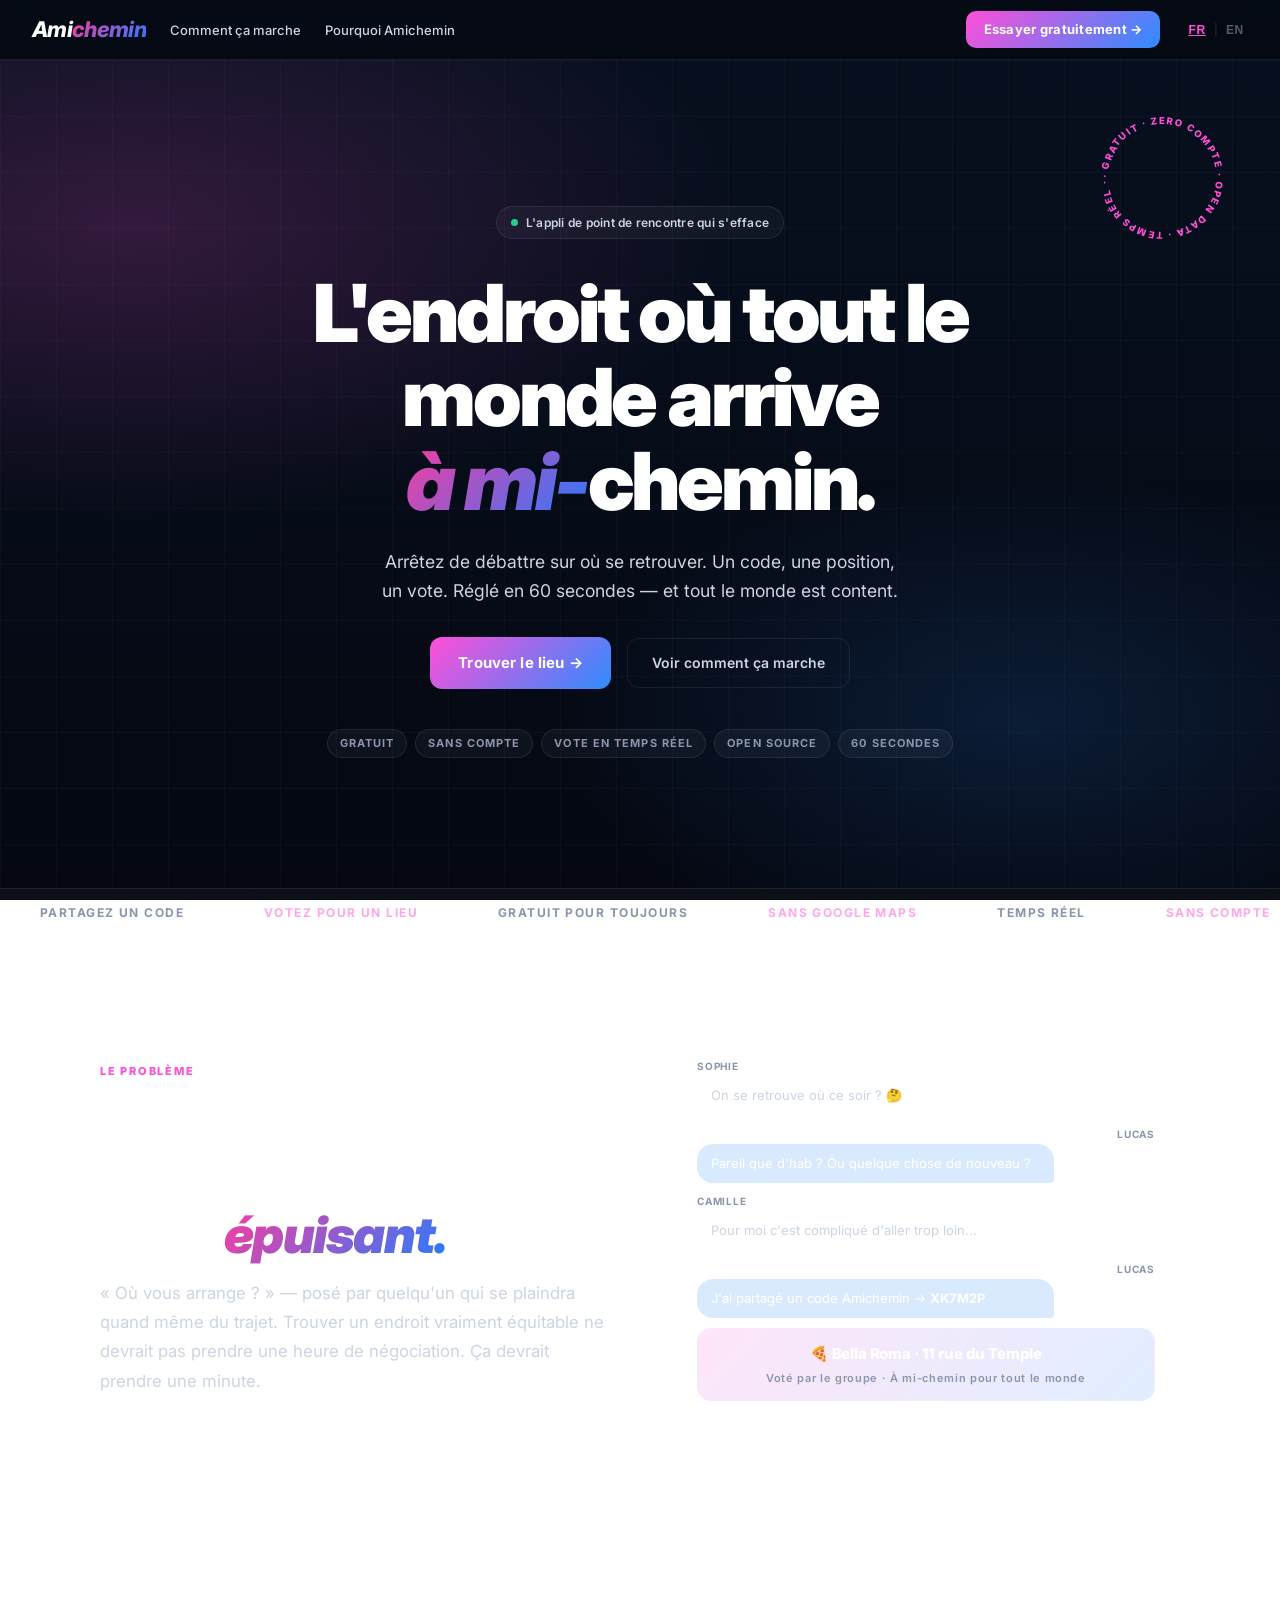
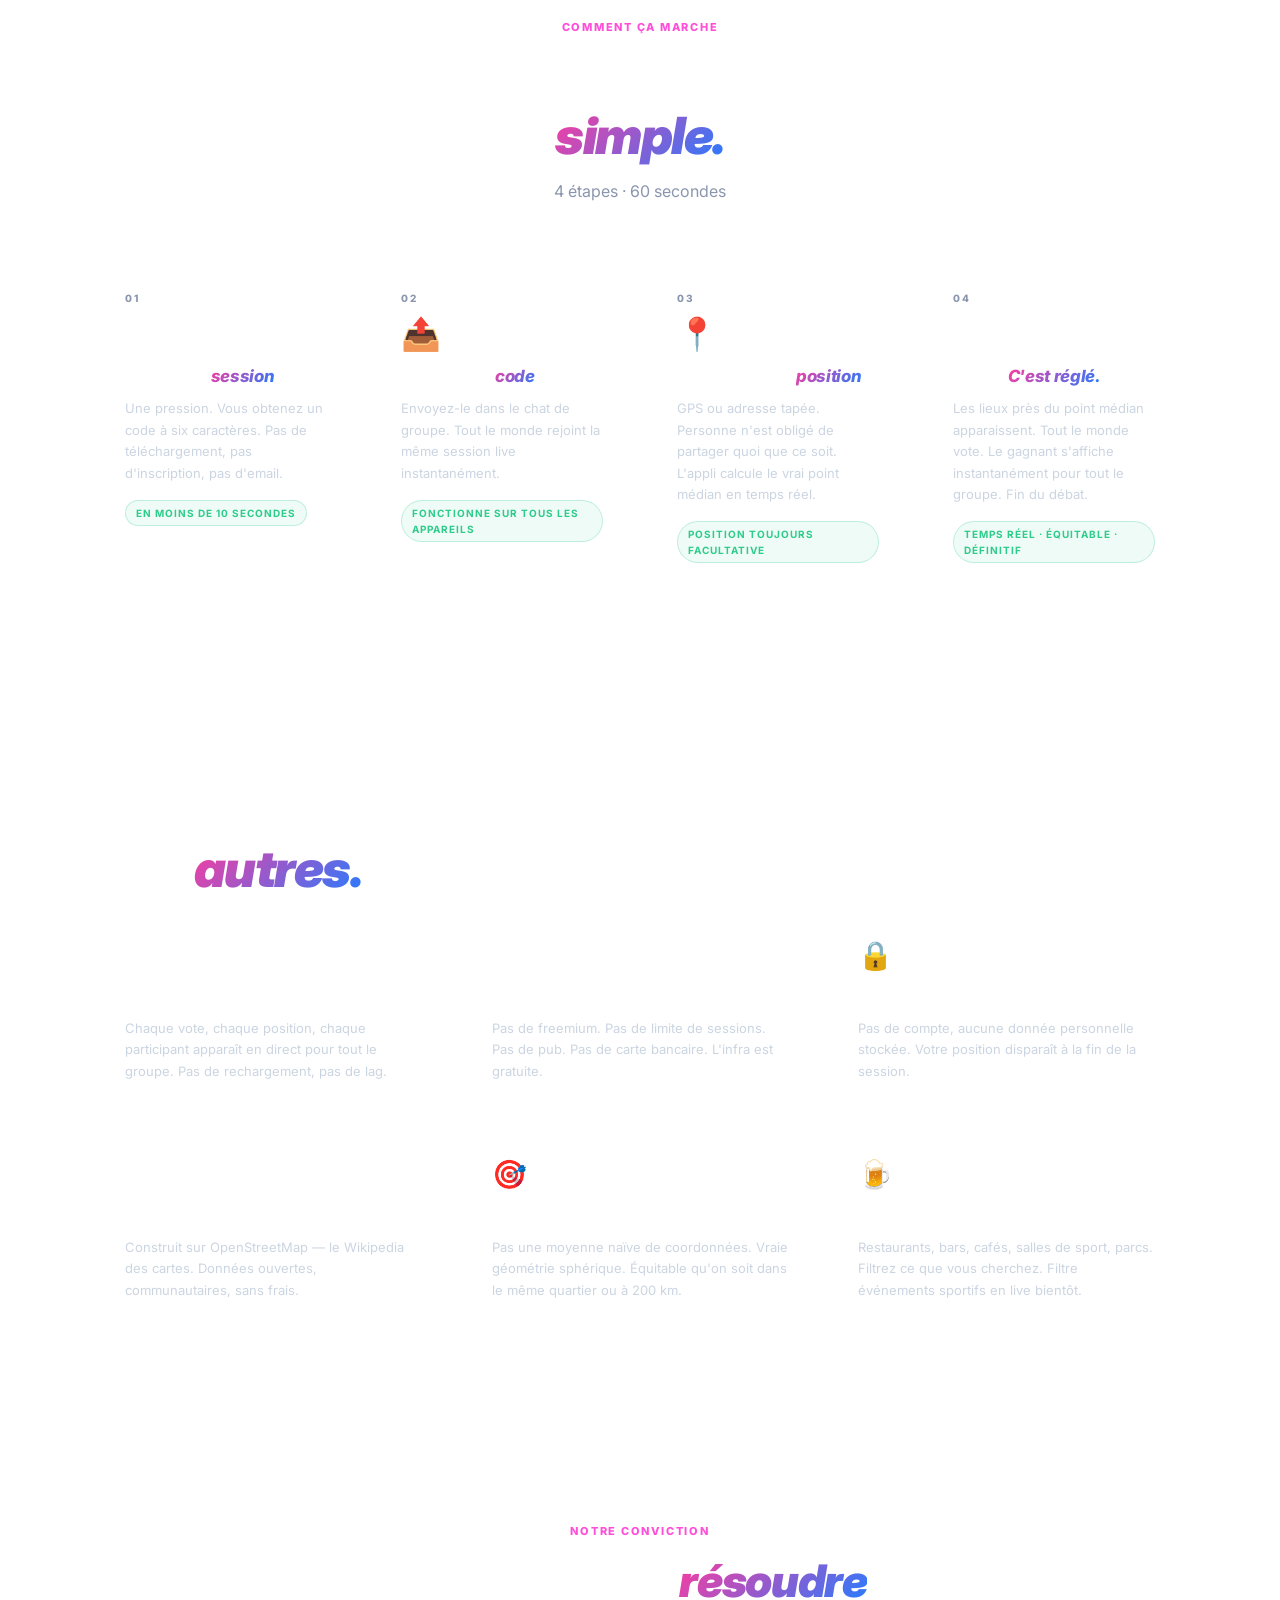
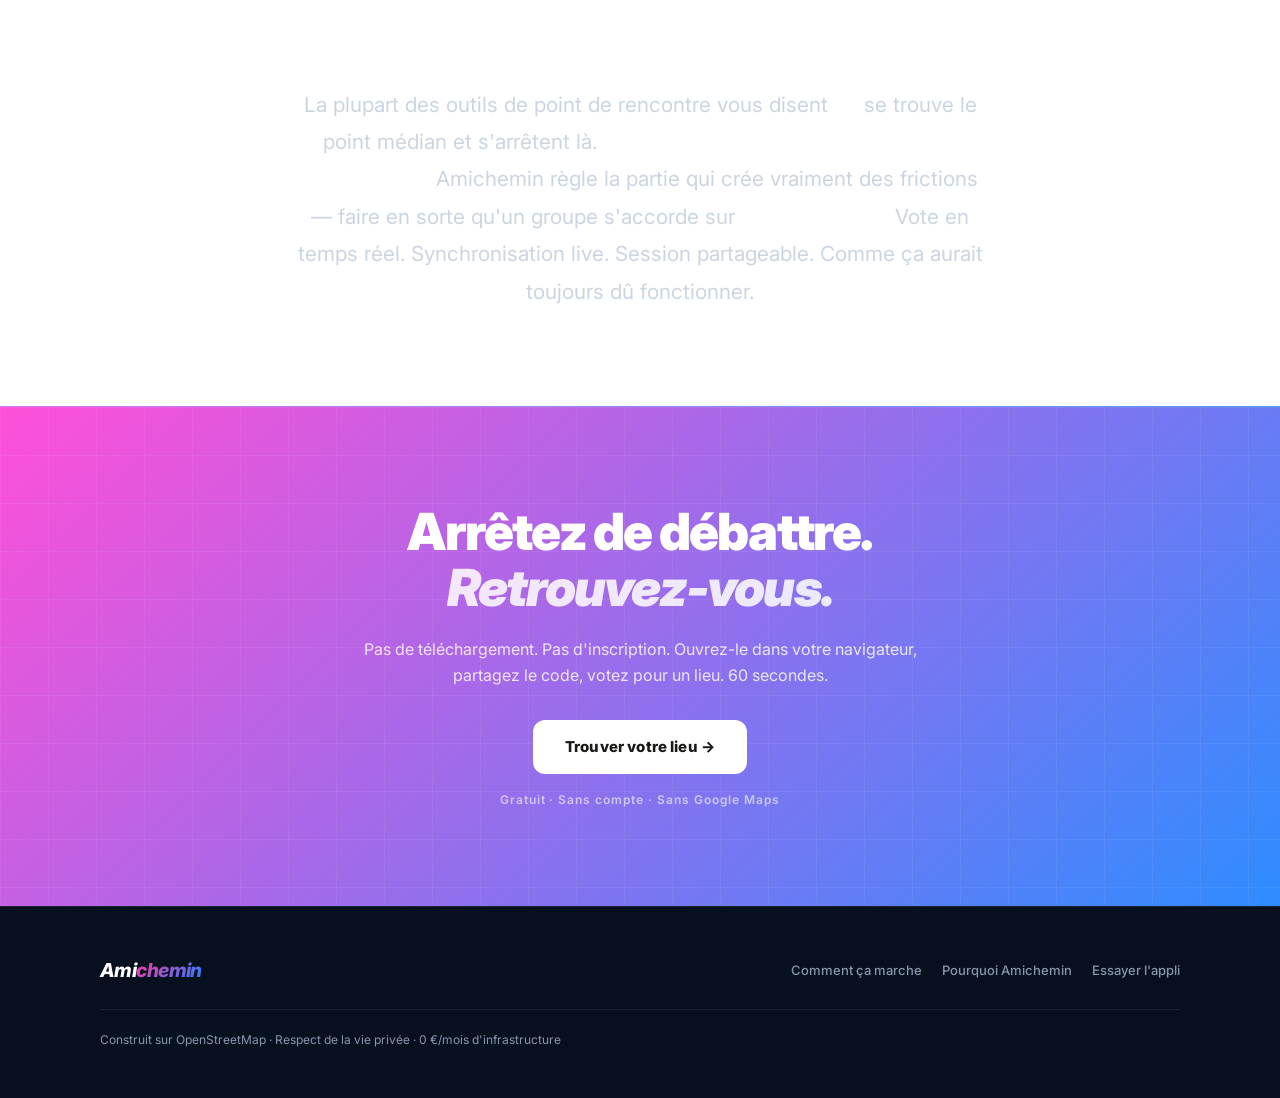
<file: landing.html>
<!DOCTYPE html>
<html lang="fr">
<head>
  <meta charset="UTF-8" />
  <meta name="viewport" content="width=device-width, initial-scale=1.0" />
  <title>Amichemin — Trouvez l'endroit où tout le monde arrive à mi-chemin</title>
  <meta name="description" content="Arrêtez de débattre sur où se retrouver. Un code, une position, un vote. Réglé en 60 secondes." />

  <link rel="alternate" hreflang="fr" href="https://amichemin.app/" />
  <link rel="alternate" hreflang="en" href="https://amichemin.app/" />
  <link rel="alternate" hreflang="x-default" href="https://amichemin.app/" />

  <meta property="og:type" content="website" />
  <meta property="og:url" content="https://amichemin.app/" />
  <meta property="og:title" content="Amichemin — Trouvez l'endroit où tout le monde arrive à mi-chemin" />
  <meta property="og:description" content="Arrêtez de débattre sur où se retrouver. Un code, une position, un vote. Réglé en 60 secondes." />
  <meta property="og:locale" content="fr_FR" />
  <meta name="twitter:card" content="summary" />
  <meta name="twitter:title" content="Amichemin" />
  <meta name="twitter:description" content="Arrêtez de débattre sur où se retrouver. Réglé en 60 secondes." />

  <link rel="icon" href="data:image/svg+xml,<svg xmlns='http://www.w3.org/2000/svg' viewBox='0 0 100 100'><text y='.9em' font-size='90'>📍</text></svg>" />

  <link rel="preconnect" href="https://fonts.googleapis.com" />
  <link rel="preconnect" href="https://fonts.gstatic.com" crossorigin />
  <link href="https://fonts.googleapis.com/css2?family=Inter:ital,wght@0,400;0,500;0,700;0,800;0,900;1,700;1,800&display=swap" rel="stylesheet" />

  <style>
    /* ── Reset & tokens ───────────────────────────────────────────── */
    *, *::before, *::after { box-sizing: border-box; margin: 0; padding: 0; }

    :root {
      --bg-base:        #050812;
      --bg-deep:        #07101f;
      --surface-1:      rgba(255,255,255,0.04);
      --surface-2:      rgba(255,255,255,0.07);

      --ink:            #ffffff;
      --text-primary:   #ffffff;
      --text-secondary: #cbd5e1;
      --muted:          #8a96ad;
      --accent:         #ff4fd8;
      --accent2:        #2e8cff;
      --accent-go:      #2ecc8b;

      --gradient-meet:   linear-gradient(135deg,#ff3b9d 0%,#247cff 100%);
      --gradient-action: linear-gradient(135deg,#ff4fd8 0%,#2e8cff 100%);

      --border:         rgba(255,255,255,0.08);
      --border-strong:  rgba(255,255,255,0.18);
      --card:           rgba(255,255,255,0.04);

      --sans:  'Inter', system-ui, sans-serif;
      --mono:  ui-monospace, 'SF Mono', Menlo, Consolas, monospace;
      --ease:  cubic-bezier(0.22, 1, 0.36, 1);

      font-family: var(--sans);
    }

    html { scroll-behavior: smooth; }

    body {
      font-family: var(--sans);
      background: linear-gradient(180deg, var(--bg-deep) 0%, var(--bg-base) 100%);
      background-attachment: fixed;
      color: var(--text-primary);
      font-size: 15px;
      line-height: 1.6;
      -webkit-font-smoothing: antialiased;
      -webkit-tap-highlight-color: transparent;
    }

    /* ── Grid background utility ──────────────────────────────────── */
    .grid-bg {
      background-image:
        linear-gradient(rgba(255,255,255,0.03) 1px, transparent 1px),
        linear-gradient(90deg, rgba(255,255,255,0.03) 1px, transparent 1px);
      background-size: 48px 48px;
    }

    /* ── NAV ──────────────────────────────────────────────────────── */
    .nav {
      position: sticky;
      top: 0;
      z-index: 200;
      display: flex;
      align-items: center;
      gap: 1.5rem;
      padding: 0 2rem;
      height: 60px;
      background: rgba(5,8,18,0.75);
      border-bottom: 1px solid var(--border);
      backdrop-filter: blur(16px);
      -webkit-backdrop-filter: blur(16px);
    }

    .nav-logo {
      font-size: 1.35rem;
      font-weight: 800;
      font-style: italic;
      letter-spacing: -0.03em;
      color: var(--ink);
      text-decoration: none;
    }
    .nav-logo em {
      font-style: italic;
      background: var(--gradient-meet);
      -webkit-background-clip: text;
      background-clip: text;
      color: transparent;
    }

    .nav-links {
      display: flex;
      align-items: center;
      gap: 1.5rem;
      list-style: none;
    }
    .nav-links a {
      font-size: 13px;
      font-weight: 500;
      color: var(--text-secondary);
      text-decoration: none;
      transition: color 0.15s;
    }
    .nav-links a:hover { color: var(--ink); }

    .nav-spacer { flex: 1; }

    .nav-cta {
      display: inline-flex;
      align-items: center;
      padding: 8px 18px;
      background: var(--gradient-action);
      color: white;
      font-size: 13px;
      font-weight: 700;
      text-decoration: none;
      border-radius: 10px;
      letter-spacing: 0.02em;
      transition: filter 0.15s;
      white-space: nowrap;
    }
    .nav-cta:hover { filter: brightness(1.1); }

    /* Lang switcher */
    .lang-switcher {
      display: flex;
      align-items: center;
      gap: 4px;
      font-size: 12px;
      font-weight: 700;
    }
    .lang-btn {
      background: none;
      border: none;
      color: var(--text-secondary);
      cursor: pointer;
      font-size: 12px;
      font-weight: 700;
      letter-spacing: 0.06em;
      padding: 2px 4px;
      opacity: 0.4;
      text-decoration: none;
      transition: opacity 0.15s, color 0.15s;
    }
    .lang-btn.active {
      opacity: 1;
      color: var(--accent);
      text-decoration: underline;
    }
    .lang-btn:hover:not(.active) { opacity: 0.7; }
    .lang-sep { color: var(--border-strong); font-weight: 300; }

    /* ── HERO ─────────────────────────────────────────────────────── */
    .hero {
      position: relative;
      overflow: hidden;
      min-height: 92vh;
      display: flex;
      align-items: center;
      padding: 6rem 2rem 5rem;
    }
    .hero::before {
      content: '';
      position: absolute;
      inset: 0;
      background-image:
        linear-gradient(rgba(255,255,255,0.025) 1px, transparent 1px),
        linear-gradient(90deg, rgba(255,255,255,0.025) 1px, transparent 1px);
      background-size: 56px 56px;
    }
    .hero::after {
      content: '';
      position: absolute;
      inset: 0;
      background:
        radial-gradient(80% 60% at 10% 20%, rgba(255,79,216,0.18) 0%, transparent 60%),
        radial-gradient(60% 50% at 80% 80%, rgba(46,140,255,0.14) 0%, transparent 60%);
      pointer-events: none;
    }

    .hero-inner {
      position: relative;
      z-index: 1;
      max-width: 760px;
      margin: 0 auto;
      text-align: center;
    }

    /* Rotating stamp */
    .stamp-wrap {
      position: absolute;
      top: 3rem;
      right: 3rem;
      z-index: 2;
      width: 140px;
      height: 140px;
    }
    .stamp {
      width: 140px;
      height: 140px;
      animation: spin 18s linear infinite;
    }
    .stamp-text {
      font-size: 9.5px;
      font-weight: 800;
      letter-spacing: 0.18em;
      fill: var(--accent);
      font-family: var(--sans);
    }
    @keyframes spin { to { transform: rotate(360deg); } }
    .stamp-wrap:hover .stamp { animation-play-state: paused; }

    /* Hero tag */
    .hero-tag {
      display: inline-flex;
      align-items: center;
      gap: 8px;
      font-size: 12px;
      font-weight: 600;
      color: var(--text-secondary);
      border: 1px solid var(--border);
      background: var(--surface-1);
      padding: 6px 14px;
      border-radius: 999px;
      margin-bottom: 2rem;
      letter-spacing: 0.02em;
      opacity: 0;
      animation: fadeUp 0.6s var(--ease) 0.1s forwards;
    }
    .blink {
      width: 7px; height: 7px;
      background: var(--accent-go);
      border-radius: 50%;
      animation: blink 1.6s ease-in-out infinite;
    }
    @keyframes blink { 0%,100%{opacity:1} 50%{opacity:0.2} }

    .hero-h1 {
      font-size: clamp(2.6rem, 7vw, 5rem);
      font-weight: 900;
      line-height: 1.05;
      letter-spacing: -0.04em;
      margin-bottom: 1.5rem;
      opacity: 0;
      animation: fadeUp 0.7s var(--ease) 0.25s forwards;
    }
    .hero-h1 em {
      font-style: italic;
      background: var(--gradient-meet);
      -webkit-background-clip: text;
      background-clip: text;
      color: transparent;
    }
    .hero-h1 .heavy {
      font-weight: 900;
    }

    .hero-sub {
      font-size: 1.1rem;
      color: var(--text-secondary);
      max-width: 520px;
      margin: 0 auto 2rem;
      line-height: 1.65;
      opacity: 0;
      animation: fadeUp 0.7s var(--ease) 0.4s forwards;
    }

    .hero-cta-row {
      display: flex;
      align-items: center;
      justify-content: center;
      gap: 1rem;
      flex-wrap: wrap;
      margin-bottom: 2.5rem;
      opacity: 0;
      animation: fadeUp 0.7s var(--ease) 0.55s forwards;
    }

    .btn-primary {
      display: inline-flex;
      align-items: center;
      padding: 14px 28px;
      background: var(--gradient-action);
      color: white;
      font-size: 15px;
      font-weight: 700;
      text-decoration: none;
      border-radius: 12px;
      letter-spacing: 0.01em;
      transition: filter 0.15s, transform 0.15s;
    }
    .btn-primary:hover { filter: brightness(1.1); transform: translateY(-1px); }

    .btn-ghost {
      display: inline-flex;
      align-items: center;
      padding: 13px 24px;
      background: transparent;
      color: var(--text-secondary);
      font-size: 14px;
      font-weight: 600;
      text-decoration: none;
      border: 1px solid var(--border);
      border-radius: 12px;
      transition: all 0.15s;
    }
    .btn-ghost:hover { border-color: var(--border-strong); color: var(--ink); }

    .hero-pills {
      display: flex;
      flex-wrap: wrap;
      gap: 8px;
      justify-content: center;
      opacity: 0;
      animation: fadeUp 0.7s var(--ease) 0.7s forwards;
    }
    .pill {
      font-size: 11px;
      font-weight: 700;
      text-transform: uppercase;
      letter-spacing: 0.1em;
      padding: 5px 12px;
      border: 1px solid var(--border);
      border-radius: 999px;
      color: var(--muted);
      background: var(--surface-1);
    }

    @keyframes fadeUp {
      from { opacity: 0; transform: translateY(20px); }
      to   { opacity: 1; transform: translateY(0); }
    }

    /* ── TICKER ───────────────────────────────────────────────────── */
    .ticker-wrap {
      background: rgba(255,255,255,0.03);
      border-top: 1px solid var(--border);
      border-bottom: 1px solid var(--border);
      overflow: hidden;
      padding: 14px 0;
    }
    .ticker-track {
      display: flex;
      gap: 0;
      width: max-content;
      animation: ticker 30s linear infinite;
    }
    .ticker-item {
      white-space: nowrap;
      font-size: 12px;
      font-weight: 700;
      letter-spacing: 0.12em;
      text-transform: uppercase;
      color: var(--muted);
      padding: 0 2.5rem;
    }
    .ticker-item:nth-child(even) { color: rgba(255,79,216,0.5); }
    @keyframes ticker {
      from { transform: translateX(0); }
      to   { transform: translateX(-50%); }
    }

    /* ── SECTION SHARED ───────────────────────────────────────────── */
    section { padding: 6rem 2rem; }
    .section-inner { max-width: 1080px; margin: 0 auto; }

    .section-eyebrow {
      font-size: 11px;
      font-weight: 800;
      text-transform: uppercase;
      letter-spacing: 0.16em;
      color: var(--accent);
      margin-bottom: 1rem;
    }

    .section-title {
      font-size: clamp(2rem, 5vw, 3.2rem);
      font-weight: 900;
      line-height: 1.08;
      letter-spacing: -0.03em;
      margin-bottom: 1rem;
    }
    .section-title em {
      font-style: italic;
      background: var(--gradient-meet);
      -webkit-background-clip: text;
      background-clip: text;
      color: transparent;
    }

    .section-sub {
      font-size: 1rem;
      color: var(--muted);
      margin-bottom: 3.5rem;
    }

    /* ── PROBLEM ──────────────────────────────────────────────────── */
    .problem-grid {
      display: grid;
      grid-template-columns: 1fr 1fr;
      gap: 4rem;
      align-items: center;
    }

    .problem-body {
      font-size: 1.05rem;
      color: var(--text-secondary);
      line-height: 1.75;
    }

    /* Chat mockup */
    .chat-mockup {
      background: var(--surface-1);
      border: 1px solid var(--border);
      border-radius: 20px;
      padding: 1.5rem;
      display: flex;
      flex-direction: column;
      gap: 10px;
    }
    .chat-bubble {
      max-width: 78%;
      padding: 10px 14px;
      border-radius: 16px;
      font-size: 13px;
      line-height: 1.5;
    }
    .chat-bubble.them {
      background: var(--surface-2);
      color: var(--text-secondary);
      align-self: flex-start;
      border-bottom-left-radius: 4px;
    }
    .chat-bubble.me {
      background: rgba(46,140,255,0.18);
      color: var(--text-primary);
      align-self: flex-end;
      border-bottom-right-radius: 4px;
    }
    .chat-bubble.result {
      max-width: 100%;
      background: linear-gradient(135deg, rgba(255,79,216,0.15), rgba(46,140,255,0.15));
      border: 1px solid var(--border);
      border-radius: 14px;
      padding: 14px 16px;
      align-self: stretch;
      text-align: center;
    }
    .chat-result-place {
      font-size: 15px;
      font-weight: 800;
      letter-spacing: -0.01em;
      margin-bottom: 4px;
    }
    .chat-result-label {
      font-size: 11px;
      color: var(--muted);
      font-weight: 600;
      letter-spacing: 0.06em;
    }
    .chat-name {
      font-size: 10px;
      font-weight: 700;
      color: var(--muted);
      margin-bottom: 2px;
      text-transform: uppercase;
      letter-spacing: 0.08em;
    }

    /* ── HOW IT WORKS ─────────────────────────────────────────────── */
    .how-section {
      background: rgba(255,255,255,0.02);
      border-top: 1px solid var(--border);
      border-bottom: 1px solid var(--border);
    }

    .steps-grid {
      display: grid;
      grid-template-columns: repeat(4, 1fr);
      gap: 1.5rem;
    }

    .step-card {
      background: var(--card);
      border: 1px solid var(--border);
      border-radius: 16px;
      padding: 1.75rem 1.5rem;
      opacity: 0;
      transform: translateY(24px);
      transition: opacity 0.5s var(--ease), transform 0.5s var(--ease);
    }
    .step-card.visible { opacity: 1; transform: translateY(0); }
    .step-card:hover { border-color: rgba(255,255,255,0.15); }

    .step-num {
      font-size: 10px;
      font-weight: 800;
      text-transform: uppercase;
      letter-spacing: 0.16em;
      color: var(--muted);
      margin-bottom: 0.75rem;
    }
    .step-icon {
      font-size: 2rem;
      margin-bottom: 1rem;
      display: block;
      line-height: 1;
    }
    .step-title {
      font-size: 1.05rem;
      font-weight: 800;
      letter-spacing: -0.02em;
      line-height: 1.3;
      margin-bottom: 0.65rem;
    }
    .step-title em {
      font-style: italic;
      background: var(--gradient-meet);
      -webkit-background-clip: text;
      background-clip: text;
      color: transparent;
    }
    .step-desc {
      font-size: 13px;
      color: var(--text-secondary);
      line-height: 1.65;
      margin-bottom: 1rem;
    }
    .step-tag {
      display: inline-block;
      font-size: 10px;
      font-weight: 700;
      letter-spacing: 0.1em;
      text-transform: uppercase;
      color: var(--accent-go);
      border: 1px solid rgba(46,204,139,0.25);
      background: rgba(46,204,139,0.08);
      padding: 4px 10px;
      border-radius: 999px;
    }

    /* ── WHY AMICHEMIN ────────────────────────────────────────────── */
    .proof-grid {
      display: grid;
      grid-template-columns: repeat(3, 1fr);
      gap: 1.25rem;
    }

    .proof-card {
      background: var(--card);
      border: 1px solid var(--border);
      border-radius: 16px;
      padding: 1.75rem 1.5rem;
      opacity: 0;
      transform: translateY(24px);
      transition: opacity 0.5s var(--ease), transform 0.5s var(--ease);
    }
    .proof-card.visible { opacity: 1; transform: translateY(0); }
    .proof-card:hover { border-color: rgba(255,255,255,0.15); }

    .proof-icon {
      font-size: 1.75rem;
      margin-bottom: 0.9rem;
      display: block;
      line-height: 1;
    }
    .proof-title {
      font-size: 1rem;
      font-weight: 800;
      letter-spacing: -0.02em;
      margin-bottom: 0.55rem;
    }
    .proof-desc {
      font-size: 13px;
      color: var(--text-secondary);
      line-height: 1.65;
    }

    /* ── COMPARISON TABLE ─────────────────────────────────────────── */
    .compare-section {
      background: rgba(255,255,255,0.015);
      border-top: 1px solid var(--border);
      border-bottom: 1px solid var(--border);
    }

    .compare-wrap { overflow-x: auto; -webkit-overflow-scrolling: touch; }
    .compare-table {
      width: 100%;
      min-width: 600px;
      border-collapse: collapse;
      font-size: 14px;
    }
    .compare-table th {
      text-align: left;
      padding: 12px 16px;
      font-size: 11px;
      font-weight: 800;
      letter-spacing: 0.12em;
      text-transform: uppercase;
      color: var(--muted);
      border-bottom: 1px solid var(--border);
    }
    .compare-table th.ours {
      color: var(--accent);
      background: rgba(255,79,216,0.06);
      border-radius: 8px 8px 0 0;
    }
    .compare-table td {
      padding: 13px 16px;
      border-bottom: 1px solid var(--border-subtle, rgba(255,255,255,0.04));
      color: var(--text-secondary);
      vertical-align: middle;
    }
    .compare-table td.ours {
      background: rgba(255,79,216,0.04);
      color: var(--accent-go);
      font-weight: 700;
    }
    .compare-table td.feat {
      color: var(--text-primary);
      font-weight: 500;
    }
    .compare-table tr:last-child td { border-bottom: none; }

    /* ── MANIFESTO ────────────────────────────────────────────────── */
    .manifesto-section {
      position: relative;
      overflow: hidden;
      background: rgba(255,255,255,0.01);
      border-top: 1px solid var(--border);
    }
    .manifesto-watermark {
      position: absolute;
      inset: 0;
      display: flex;
      align-items: center;
      justify-content: center;
      pointer-events: none;
      overflow: hidden;
    }
    .manifesto-watermark span {
      font-size: clamp(5rem, 18vw, 14rem);
      font-weight: 900;
      font-style: italic;
      letter-spacing: -0.04em;
      color: rgba(255,255,255,0.025);
      white-space: nowrap;
      user-select: none;
    }
    .manifesto-inner {
      position: relative;
      z-index: 1;
      max-width: 700px;
      margin: 0 auto;
      text-align: center;
    }
    .manifesto-body {
      font-size: clamp(1.05rem, 2.5vw, 1.3rem);
      color: var(--text-secondary);
      line-height: 1.8;
    }
    .manifesto-body em {
      font-style: italic;
      color: var(--ink);
    }
    .manifesto-body strong {
      font-weight: 800;
      color: var(--ink);
    }

    /* ── FINAL CTA ────────────────────────────────────────────────── */
    .cta-section {
      background: linear-gradient(135deg, #ff4fd8 0%, #2e8cff 100%);
      border-top: 1px solid rgba(255,255,255,0.15);
      position: relative;
      overflow: hidden;
    }
    .cta-section::before {
      content: '';
      position: absolute;
      inset: 0;
      background-image:
        linear-gradient(rgba(255,255,255,0.06) 1px, transparent 1px),
        linear-gradient(90deg, rgba(255,255,255,0.06) 1px, transparent 1px);
      background-size: 48px 48px;
    }
    .cta-inner {
      position: relative;
      z-index: 1;
      text-align: center;
      max-width: 620px;
      margin: 0 auto;
    }
    .cta-title {
      font-size: clamp(2rem, 5vw, 3.2rem);
      font-weight: 900;
      line-height: 1.1;
      letter-spacing: -0.035em;
      margin-bottom: 1.25rem;
      color: white;
    }
    .cta-title em {
      font-style: italic;
      opacity: 0.85;
    }
    .cta-sub {
      font-size: 1rem;
      color: rgba(255,255,255,0.82);
      margin-bottom: 2rem;
      line-height: 1.65;
    }
    .btn-white {
      display: inline-flex;
      align-items: center;
      padding: 15px 32px;
      background: white;
      color: #1a1a18;
      font-size: 15px;
      font-weight: 800;
      text-decoration: none;
      border-radius: 12px;
      letter-spacing: 0.01em;
      transition: filter 0.15s, transform 0.15s;
    }
    .btn-white:hover { filter: brightness(0.95); transform: translateY(-1px); }
    .cta-note {
      margin-top: 1rem;
      font-size: 12px;
      color: rgba(255,255,255,0.6);
      font-weight: 600;
      letter-spacing: 0.08em;
    }

    /* ── FOOTER ───────────────────────────────────────────────────── */
    footer {
      background: #07101f;
      border-top: 1px solid var(--border);
      padding: 3rem 2rem;
    }
    .footer-inner {
      max-width: 1080px;
      margin: 0 auto;
      display: flex;
      flex-direction: column;
      gap: 1.5rem;
    }
    .footer-top {
      display: flex;
      align-items: center;
      flex-wrap: wrap;
      gap: 1.5rem;
    }
    .footer-logo {
      font-size: 1.2rem;
      font-weight: 800;
      font-style: italic;
      letter-spacing: -0.03em;
      color: var(--ink);
      text-decoration: none;
    }
    .footer-logo em {
      font-style: italic;
      background: var(--gradient-meet);
      -webkit-background-clip: text;
      background-clip: text;
      color: transparent;
    }
    .footer-links {
      display: flex;
      flex-wrap: wrap;
      gap: 1.25rem;
      list-style: none;
      margin-left: auto;
    }
    .footer-links a {
      font-size: 13px;
      font-weight: 500;
      color: var(--muted);
      text-decoration: none;
      transition: color 0.15s;
    }
    .footer-links a:hover { color: var(--ink); }
    .footer-tagline {
      font-size: 12px;
      color: var(--muted);
      border-top: 1px solid var(--border);
      padding-top: 1.25rem;
    }

    /* ── SCROLL ANIMATIONS ────────────────────────────────────────── */
    .anim { opacity: 0; transform: translateY(24px); transition: opacity 0.55s var(--ease), transform 0.55s var(--ease); }
    .anim.visible { opacity: 1; transform: translateY(0); }

    /* ── RESPONSIVE ───────────────────────────────────────────────── */
    @media (max-width: 860px) {
      .nav-links { display: none; }
      .stamp-wrap { display: none; }
      .hero { min-height: 80vh; padding: 4rem 1.5rem 4rem; }
      .hero-h1 { font-size: 2.5rem; }
      .problem-grid { grid-template-columns: 1fr; gap: 2.5rem; }
      .steps-grid { grid-template-columns: repeat(2, 1fr); }
      .proof-grid { grid-template-columns: repeat(2, 1fr); }
      section { padding: 4rem 1.5rem; }
      .cta-section { padding: 4rem 1.5rem; }
      .footer-links { margin-left: 0; }
    }
    @media (max-width: 560px) {
      .steps-grid { grid-template-columns: 1fr; }
      .proof-grid { grid-template-columns: 1fr; }
      .hero-cta-row { flex-direction: column; align-items: stretch; }
      .hero-cta-row a { text-align: center; justify-content: center; }
      .nav { padding: 0 1.25rem; gap: 0.75rem; }
      .nav-cta { padding: 7px 14px; font-size: 12px; }
    }
  </style>
</head>
<body>

<!-- ═══════════════════════════════════════ NAV ═══════════════════════════════ -->
<nav class="nav" role="navigation" aria-label="Navigation principale">
  <a href="landing.html" class="nav-logo">Ami<em>chemin</em></a>
  <ul class="nav-links" role="list">
    <li><a href="#how" data-i18n="nav_how">Comment ça marche</a></li>
    <li><a href="#why" data-i18n="nav_why">Pourquoi Amichemin</a></li>
  </ul>
  <div class="nav-spacer"></div>
  <a href="index.html" class="nav-cta" data-i18n="nav_cta">Essayer gratuitement →</a>
  <div class="lang-switcher" role="group" aria-label="Langue / Language">
    <button class="lang-btn active" onclick="setLang('fr')" data-lang="fr" aria-label="Français">FR</button>
    <span class="lang-sep" aria-hidden="true">|</span>
    <button class="lang-btn" onclick="setLang('en')" data-lang="en" aria-label="English">EN</button>
  </div>
</nav>

<!-- ═══════════════════════════════════════ HERO ══════════════════════════════ -->
<section class="hero" aria-labelledby="hero-heading">

  <!-- Rotating stamp -->
  <div class="stamp-wrap" aria-hidden="true">
    <svg class="stamp" viewBox="0 0 140 140" width="140" height="140">
      <path id="stamp-circle-path" d="M70,70 m-54,0 a54,54 0 1,1 108,0 a54,54 0 1,1 -108,0" fill="none"/>
      <text class="stamp-text">
        <textPath href="#stamp-circle-path" startOffset="0%" data-i18n="stamp_text">GRATUIT · SANS COMPTE · DONNÉES OUVERTES · TEMPS RÉEL ·</textPath>
      </text>
    </svg>
  </div>

  <div class="hero-inner">
    <div class="hero-tag">
      <span class="blink" aria-hidden="true"></span>
      <span data-i18n="hero_eyebrow">L'appli de point de rencontre qui s'efface</span>
    </div>

    <h1 id="hero-heading" class="hero-h1" data-i18n-html="hero_h1">L'endroit où tout le<br/>monde arrive<br/><em>à mi-</em><span class="heavy">chemin.</span></h1>

    <p class="hero-sub" data-i18n="hero_sub">Arrêtez de débattre sur où se retrouver. Un code, une position, un vote. Réglé en 60 secondes — et tout le monde est content.</p>

    <div class="hero-cta-row">
      <a href="index.html" class="btn-primary" data-i18n="hero_cta_primary">Trouver le lieu →</a>
      <a href="#how" class="btn-ghost" data-i18n="hero_cta_secondary">Voir comment ça marche</a>
    </div>

    <div class="hero-pills" role="list">
      <span class="pill" role="listitem" data-i18n="pill_1">Gratuit</span>
      <span class="pill" role="listitem" data-i18n="pill_2">Sans compte</span>
      <span class="pill" role="listitem" data-i18n="pill_3">Vote en temps réel</span>
      <span class="pill" role="listitem" data-i18n="pill_4">Données ouvertes</span>
      <span class="pill" role="listitem" data-i18n="pill_5">60 secondes</span>
    </div>
  </div>
</section>

<!-- ═══════════════════════════════════════ TICKER ════════════════════════════ -->
<div class="ticker-wrap" aria-hidden="true">
  <div class="ticker-track">
    <span class="ticker-item" data-i18n="ticker_1">Partagez un code</span>
    <span class="ticker-item" data-i18n="ticker_2">Votez pour un lieu</span>
    <span class="ticker-item" data-i18n="ticker_3">Gratuit pour toujours</span>
    <span class="ticker-item" data-i18n="ticker_4">Sans Google Maps</span>
    <span class="ticker-item" data-i18n="ticker_5">Temps réel</span>
    <span class="ticker-item" data-i18n="ticker_6">Sans compte</span>
    <span class="ticker-item" data-i18n="ticker_7">Vote de groupe</span>
    <span class="ticker-item" data-i18n="ticker_1">Partagez un code</span>
    <span class="ticker-item" data-i18n="ticker_2">Votez pour un lieu</span>
    <span class="ticker-item" data-i18n="ticker_3">Gratuit pour toujours</span>
    <span class="ticker-item" data-i18n="ticker_4">Sans Google Maps</span>
    <span class="ticker-item" data-i18n="ticker_5">Temps réel</span>
    <span class="ticker-item" data-i18n="ticker_6">Sans compte</span>
    <span class="ticker-item" data-i18n="ticker_7">Vote de groupe</span>
  </div>
</div>

<!-- ═══════════════════════════════════════ PROBLEM ══════════════════════════ -->
<section aria-labelledby="problem-heading">
  <div class="section-inner">
    <div class="problem-grid">
      <div>
        <p class="section-eyebrow anim" data-i18n="problem_eyebrow">Le problème</p>
        <h2 id="problem-heading" class="section-title anim" data-i18n-html="problem_title">Le débat dans le groupe,<br/>c'est <em>épuisant.</em></h2>
        <p class="problem-body anim" data-i18n="problem_body">« Où vous arrange ? » — posé par quelqu'un qui se plaindra quand même du trajet. Trouver un endroit vraiment équitable ne devrait pas prendre une heure de négociation. Ça devrait prendre une minute.</p>
      </div>

      <div class="chat-mockup anim" aria-label="Illustration d'un chat de groupe">
        <div>
          <p class="chat-name">Sophie</p>
          <div class="chat-bubble them">On se retrouve où ce soir ? 🤔</div>
        </div>
        <div>
          <p class="chat-name" style="text-align:right">Lucas</p>
          <div class="chat-bubble me">Pareil que d'hab ? Ou quelque chose de nouveau ?</div>
        </div>
        <div>
          <p class="chat-name">Camille</p>
          <div class="chat-bubble them">Pour moi c'est compliqué d'aller trop loin...</div>
        </div>
        <div>
          <p class="chat-name" style="text-align:right">Lucas</p>
          <div class="chat-bubble me">J'ai partagé un code Amichemin → <strong>XK7M2P</strong></div>
        </div>
        <div class="chat-bubble result">
          <p class="chat-result-place">🍕 Bella Roma · 11 rue du Temple</p>
          <p class="chat-result-label" data-i18n="chat_result_label">Voté par le groupe · À mi-chemin pour tout le monde</p>
        </div>
      </div>
    </div>
  </div>
</section>

<!-- ═══════════════════════════════════════ HOW IT WORKS ═════════════════════ -->
<section class="how-section" id="how" aria-labelledby="how-heading">
  <div class="section-inner">
    <p class="section-eyebrow" style="text-align:center" data-i18n="how_eyebrow">Comment ça marche</p>
    <h2 id="how-heading" class="section-title" style="text-align:center" data-i18n-html="how_title">Ridiculement<br/><em>simple.</em></h2>
    <p class="section-sub" style="text-align:center" data-i18n="how_sub">4 étapes · 60 secondes</p>

    <div class="steps-grid">

      <div class="step-card">
        <p class="step-num">01</p>
        <span class="step-icon" aria-hidden="true">⚡</span>
        <h3 class="step-title" data-i18n-html="step1_title">Créez une <em>session</em></h3>
        <p class="step-desc" data-i18n="step1_desc">Une pression. Vous obtenez un code à six caractères. Pas de téléchargement, pas d'inscription, pas d'email.</p>
        <span class="step-tag" data-i18n="step1_tag">En moins de 10 secondes</span>
      </div>

      <div class="step-card">
        <p class="step-num">02</p>
        <span class="step-icon" aria-hidden="true">📤</span>
        <h3 class="step-title" data-i18n-html="step2_title">Partagez le <em>code</em></h3>
        <p class="step-desc" data-i18n="step2_desc">Envoyez-le dans le chat de groupe. Tout le monde rejoint la même session live instantanément.</p>
        <span class="step-tag" data-i18n="step2_tag">Fonctionne sur tous les appareils</span>
      </div>

      <div class="step-card">
        <p class="step-num">03</p>
        <span class="step-icon" aria-hidden="true">📍</span>
        <h3 class="step-title" data-i18n-html="step3_title">Épinglez votre <em>position</em></h3>
        <p class="step-desc" data-i18n="step3_desc">GPS ou adresse tapée. Personne n'est obligé de partager quoi que ce soit. L'appli calcule le vrai point médian en temps réel.</p>
        <span class="step-tag" data-i18n="step3_tag">Position toujours facultative</span>
      </div>

      <div class="step-card">
        <p class="step-num">04</p>
        <span class="step-icon" aria-hidden="true">🗳</span>
        <h3 class="step-title" data-i18n-html="step4_title">Votez. <em>C'est réglé.</em></h3>
        <p class="step-desc" data-i18n="step4_desc">Les lieux près du point médian apparaissent. Tout le monde vote. Le gagnant s'affiche instantanément pour tout le groupe. Fin du débat.</p>
        <span class="step-tag" data-i18n="step4_tag">Temps réel · Équitable · Définitif</span>
      </div>

    </div>
  </div>
</section>

<!-- ═══════════════════════════════════════ WHY ══════════════════════════════ -->
<section id="why" aria-labelledby="why-heading">
  <div class="section-inner">
    <h2 id="why-heading" class="section-title anim" data-i18n-html="why_title">Construit différemment<br/>des <em>autres.</em></h2>

    <div class="proof-grid">

      <div class="proof-card">
        <span class="proof-icon" aria-hidden="true">⚡</span>
        <h3 class="proof-title" data-i18n="proof1_title">Vote en temps réel</h3>
        <p class="proof-desc" data-i18n="proof1_desc">Chaque vote, chaque position, chaque participant apparaît en direct pour tout le groupe. Pas de rechargement, pas de lag.</p>
      </div>

      <div class="proof-card">
        <span class="proof-icon" aria-hidden="true">€0</span>
        <h3 class="proof-title" data-i18n="proof2_title">Gratuit. Vraiment.</h3>
        <p class="proof-desc" data-i18n="proof2_desc">Pas de freemium. Pas de limite de sessions. Pas de pub. Pas de carte bancaire. L'infra est gratuite.</p>
      </div>

      <div class="proof-card">
        <span class="proof-icon" aria-hidden="true">🔒</span>
        <h3 class="proof-title" data-i18n="proof3_title">Vie privée par défaut</h3>
        <p class="proof-desc" data-i18n="proof3_desc">Pas de compte, aucune donnée personnelle stockée. Votre position disparaît à la fin de la session.</p>
      </div>

      <div class="proof-card">
        <span class="proof-icon" aria-hidden="true">🗺</span>
        <h3 class="proof-title" data-i18n="proof4_title">Sans Google Maps</h3>
        <p class="proof-desc" data-i18n="proof4_desc">Construit sur OpenStreetMap — le Wikipedia des cartes. Données ouvertes, communautaires, sans frais.</p>
      </div>

      <div class="proof-card">
        <span class="proof-icon" aria-hidden="true">🎯</span>
        <h3 class="proof-title" data-i18n="proof5_title">Point médian exact</h3>
        <p class="proof-desc" data-i18n="proof5_desc">Pas une moyenne naïve de coordonnées. Vraie géométrie sphérique. Équitable qu'on soit dans le même quartier ou à 200 km.</p>
      </div>

      <div class="proof-card">
        <span class="proof-icon" aria-hidden="true">🍺</span>
        <h3 class="proof-title" data-i18n="proof6_title">Les catégories qui comptent</h3>
        <p class="proof-desc" data-i18n="proof6_desc">Restaurants, bars, cafés, salles de sport, parcs. Filtrez ce que vous cherchez. Filtre événements sportifs en live bientôt.</p>
      </div>

    </div>
  </div>
</section>

<!-- ═══════════════════════════════════════ COMPARE ══════════════════════════ -->
<!-- DISABLED — will be reactivated later
<section class="compare-section" id="compare" aria-labelledby="compare-heading">
  <div class="section-inner">
    <h2 id="compare-heading" class="section-title anim" style="margin-bottom:2.5rem" data-i18n-html="compare_title">Le seul avec un<br/><em>vote de groupe.</em></h2>

    <div class="compare-wrap">
      <table class="compare-table" role="table">
        <thead>
          <tr>
            <th data-i18n="compare_col_feature">Fonctionnalité</th>
            <th class="ours">Amichemin</th>
            <th>Midpointr</th>
            <th>Meetways</th>
          </tr>
        </thead>
        <tbody>
          <tr>
            <td class="feat" data-i18n="compare_row_1">Synchronisation en temps réel</td>
            <td class="ours" data-i18n="compare_yes">Oui ✓</td>
            <td data-i18n="compare_no">—</td>
            <td data-i18n="compare_no">—</td>
          </tr>
          <tr>
            <td class="feat" data-i18n="compare_row_2">Vote de groupe sur les lieux</td>
            <td class="ours" data-i18n="compare_yes">Oui ✓</td>
            <td data-i18n="compare_no">—</td>
            <td data-i18n="compare_no">—</td>
          </tr>
          <tr>
            <td class="feat" data-i18n="compare_row_3">Code de session / invitation</td>
            <td class="ours" data-i18n="compare_yes">Oui ✓</td>
            <td data-i18n="compare_link_only">Lien seulement</td>
            <td data-i18n="compare_no">—</td>
          </tr>
          <tr>
            <td class="feat" data-i18n="compare_row_4">Sans compte</td>
            <td class="ours" data-i18n="compare_yes">Oui ✓</td>
            <td data-i18n="compare_yes">Oui ✓</td>
            <td data-i18n="compare_yes">Oui ✓</td>
          </tr>
          <tr>
            <td class="feat" data-i18n="compare_row_5">Sans Google Maps</td>
            <td class="ours" data-i18n="compare_yes">Oui ✓</td>
            <td data-i18n="compare_no">—</td>
            <td data-i18n="compare_no">—</td>
          </tr>
          <tr>
            <td class="feat" data-i18n="compare_row_6">Position toujours facultative</td>
            <td class="ours" data-i18n="compare_yes">Oui ✓</td>
            <td data-i18n="compare_yes">Oui ✓</td>
            <td data-i18n="compare_no">—</td>
          </tr>
          <tr>
            <td class="feat" data-i18n="compare_row_7">100% gratuit</td>
            <td class="ours" data-i18n="compare_yes">Oui ✓</td>
            <td data-i18n="compare_yes">Oui ✓</td>
            <td data-i18n="compare_yes">Oui ✓</td>
          </tr>
        </tbody>
      </table>
    </div>
  </div>
</section>
DISABLED -->

<!-- ═══════════════════════════════════════ MANIFESTO ════════════════════════ -->
<section class="manifesto-section" aria-labelledby="manifesto-heading">
  <div class="manifesto-watermark" aria-hidden="true">
    <span>Amichemin</span>
  </div>
  <div class="section-inner">
    <div class="manifesto-inner">
      <p class="section-eyebrow anim" data-i18n="manifesto_eyebrow">Notre conviction</p>
      <h2 id="manifesto-heading" class="section-title anim" style="margin-bottom:2rem;font-size:clamp(1.8rem,4vw,2.8rem)" data-i18n-html="manifesto_title">Construit pour <em>résoudre</em> le problème.</h2>
      <p class="manifesto-body anim" data-i18n-html="manifesto_body">La plupart des outils de point de rencontre vous disent <em>où</em> se trouve le point médian et s'arrêtent là. <strong>Ce n'est pas une solution, c'est une calculatrice.</strong> Amichemin règle la partie qui crée vraiment des frictions — faire en sorte qu'un groupe s'accorde sur <em>un seul endroit.</em> Vote en temps réel. Synchronisation live. Session partageable. Comme ça aurait toujours dû fonctionner.</p>
    </div>
  </div>
</section>

<!-- ═══════════════════════════════════════ FINAL CTA ════════════════════════ -->
<section class="cta-section" aria-labelledby="cta-heading">
  <div class="cta-inner">
    <h2 id="cta-heading" class="cta-title" data-i18n-html="cta_title">Arrêtez de débattre.<br/><em>Retrouvez-vous.</em></h2>
    <p class="cta-sub" data-i18n="cta_sub">Pas de téléchargement. Pas d'inscription. Ouvrez-le dans votre navigateur, partagez le code, votez pour un lieu. 60 secondes.</p>
    <a href="index.html" class="btn-white" data-i18n="cta_btn">Trouver votre lieu →</a>
    <p class="cta-note" data-i18n="cta_note">Gratuit · Sans compte · Sans Google Maps</p>
  </div>
</section>

<!-- ═══════════════════════════════════════ FOOTER ═══════════════════════════ -->
<footer role="contentinfo">
  <div class="footer-inner">
    <div class="footer-top">
      <a href="landing.html" class="footer-logo">Ami<em>chemin</em></a>
      <ul class="footer-links" role="list">
        <li><a href="#how" data-i18n="footer_how">Comment ça marche</a></li>
        <li><a href="#why" data-i18n="footer_why">Pourquoi Amichemin</a></li>
        <!-- <li><a href="#compare" data-i18n="footer_compare">Vs les autres</a></li> -->
        <li><a href="index.html" data-i18n="footer_app">Essayer l'appli</a></li>
      </ul>
    </div>
    <p class="footer-tagline" data-i18n="footer_tagline">Construit sur OpenStreetMap · Respect de la vie privée · 0 €/mois d'infrastructure</p>
  </div>
</footer>

<script>
'use strict';

const LANDING_TRANSLATIONS = {
  fr: {
    // Nav
    nav_how:   'Comment ça marche',
    nav_why:   'Pourquoi Amichemin',
    nav_cta:   'Essayer gratuitement →',
    // Hero
    stamp_text:        '· GRATUIT · ZERO COMPTE · OPEN DATA · TEMPS RÉEL ·',
    hero_eyebrow:      "L'appli de point de rencontre qui s'efface",
    hero_h1:           "L'endroit où tout le<br/>monde arrive<br/><em>à mi-</em><span class=\"heavy\">chemin.</span>",
    hero_sub:          "Arrêtez de débattre sur où se retrouver. Un code, une position, un vote. Réglé en 60 secondes — et tout le monde est content.",
    hero_cta_primary:  'Trouver le lieu →',
    hero_cta_secondary:'Voir comment ça marche',
    pill_1: 'Gratuit',
    pill_2: 'Sans compte',
    pill_3: 'Vote en temps réel',
    pill_4: 'Open Source',
    pill_5: '60 secondes',
    // Ticker
    ticker_1: 'Partagez un code',
    ticker_2: 'Votez pour un lieu',
    ticker_3: 'Gratuit pour toujours',
    ticker_4: 'Sans Google Maps',
    ticker_5: 'Temps réel',
    ticker_6: 'Sans compte',
    ticker_7: 'Vote de groupe',
    // Problem
    problem_eyebrow: 'Le problème',
    problem_title:   "Le débat dans le groupe,<br/>c'est <em>épuisant.</em>",
    problem_body:    '« Où vous arrange ? » — posé par quelqu\'un qui se plaindra quand même du trajet. Trouver un endroit vraiment équitable ne devrait pas prendre une heure de négociation. Ça devrait prendre une minute.',
    chat_result_label: 'Voté par le groupe · À mi-chemin pour tout le monde',
    // How
    how_eyebrow: 'Comment ça marche',
    how_title:   'Ridiculement<br/><em>simple.</em>',
    how_sub:     '4 étapes · 60 secondes',
    step1_title: 'Créez une <em>session</em>',
    step1_desc:  'Une pression. Vous obtenez un code à six caractères. Pas de téléchargement, pas d\'inscription, pas d\'email.',
    step1_tag:   'En moins de 10 secondes',
    step2_title: 'Partagez le <em>code</em>',
    step2_desc:  'Envoyez-le dans le chat de groupe. Tout le monde rejoint la même session live instantanément.',
    step2_tag:   'Fonctionne sur tous les appareils',
    step3_title: 'Épinglez votre <em>position</em>',
    step3_desc:  "GPS ou adresse tapée. Personne n'est obligé de partager quoi que ce soit. L'appli calcule le vrai point médian en temps réel.",
    step3_tag:   'Position toujours facultative',
    step4_title: 'Votez. <em>C\'est réglé.</em>',
    step4_desc:  'Les lieux près du point médian apparaissent. Tout le monde vote. Le gagnant s\'affiche instantanément pour tout le groupe. Fin du débat.',
    step4_tag:   'Temps réel · Équitable · Définitif',
    // Why
    why_title:    'Construit différemment<br/>des <em>autres.</em>',
    proof1_title: 'Vote en temps réel',
    proof1_desc:  'Chaque vote, chaque position, chaque participant apparaît en direct pour tout le groupe. Pas de rechargement, pas de lag.',
    proof2_title: 'Gratuit. Vraiment.',
    proof2_desc:  "Pas de freemium. Pas de limite de sessions. Pas de pub. Pas de carte bancaire. L'infra est gratuite.",
    proof3_title: 'Vie privée par défaut',
    proof3_desc:  'Pas de compte, aucune donnée personnelle stockée. Votre position disparaît à la fin de la session.',
    proof4_title: 'Sans Google Maps',
    proof4_desc:  'Construit sur OpenStreetMap — le Wikipedia des cartes. Données ouvertes, communautaires, sans frais.',
    proof5_title: 'Point médian exact',
    proof5_desc:  "Pas une moyenne naïve de coordonnées. Vraie géométrie sphérique. Équitable qu'on soit dans le même quartier ou à 200 km.",
    proof6_title: 'Les catégories qui comptent',
    proof6_desc:  'Restaurants, bars, cafés, salles de sport, parcs. Filtrez ce que vous cherchez. Filtre événements sportifs en live bientôt.',
    // Compare
    compare_title:       'Le seul avec un<br/><em>vote de groupe.</em>',
    compare_col_feature: 'Fonctionnalité',
    compare_yes:         'Oui ✓',
    compare_no:          '—',
    compare_link_only:   'Lien seulement',
    compare_row_1: 'Synchronisation en temps réel',
    compare_row_2: 'Vote de groupe sur les lieux',
    compare_row_3: 'Code de session / invitation',
    compare_row_4: 'Sans compte',
    compare_row_5: 'Sans Google Maps',
    compare_row_6: 'Position toujours facultative',
    compare_row_7: '100% gratuit',
    // Manifesto
    manifesto_eyebrow: 'Notre conviction',
    manifesto_title:   'Construit pour <em>résoudre</em> le problème.',
    manifesto_body:    "La plupart des outils de point de rencontre vous disent <em>où</em> se trouve le point médian et s'arrêtent là. <strong>Ce n'est pas une solution, c'est une calculatrice.</strong> Amichemin règle la partie qui crée vraiment des frictions — faire en sorte qu'un groupe s'accorde sur <em>un seul endroit.</em> Vote en temps réel. Synchronisation live. Session partageable. Comme ça aurait toujours dû fonctionner.",
    // CTA
    cta_title: 'Arrêtez de débattre.<br/><em>Retrouvez-vous.</em>',
    cta_sub:   'Pas de téléchargement. Pas d\'inscription. Ouvrez-le dans votre navigateur, partagez le code, votez pour un lieu. 60 secondes.',
    cta_btn:   'Trouver votre lieu →',
    cta_note:  'Gratuit · Sans compte · Sans Google Maps',
    // Footer
    footer_how:     'Comment ça marche',
    footer_why:     'Pourquoi Amichemin',
    footer_compare: 'Vs les autres',
    footer_app:     "Essayer l'appli",
    footer_tagline: "Construit sur OpenStreetMap · Respect de la vie privée · 0 €/mois d'infrastructure",
    // Meta
    meta_title: "Amichemin — Trouvez l'endroit où tout le monde arrive à mi-chemin",
    meta_desc:  "Arrêtez de débattre sur où se retrouver. Un code, une position, un vote. Réglé en 60 secondes.",
    og_locale:  'fr_FR',
  },
  en: {
    // Nav
    nav_how:   'How it works',
    nav_why:   'Why Amichemin',
    nav_cta:   'Try it free →',
    // Hero
    stamp_text:        'FREE USE · NO ACCOUNT · OPEN DATA · REAL-TIME ·',
    hero_eyebrow:      'The meeting point app that gets out of your way',
    hero_h1:           'Nobody should<br/>drive <em>further</em><br/>than the <span class="heavy">other guy.</span>',
    hero_sub:          'Stop the group chat debate. Share a code, drop your location, vote on a place. Done in 60 seconds.',
    hero_cta_primary:  'Find the spot →',
    hero_cta_secondary:'See how it works',
    pill_1: 'Free',
    pill_2: 'No account',
    pill_3: 'Real-time voting',
    pill_4: 'Open map data',
    pill_5: '60 seconds',
    // Ticker
    ticker_1: 'Share a code',
    ticker_2: 'Vote on a place',
    ticker_3: 'Free forever',
    ticker_4: 'No Google Maps',
    ticker_5: 'Real-time',
    ticker_6: 'No account',
    ticker_7: 'Group voting',
    // Problem
    problem_eyebrow: 'The problem',
    problem_title:   'The group chat debate<br/>is <em>exhausting.</em>',
    problem_body:    '"Anywhere is fine!" — said by someone who then complains about the 30-minute drive. Finding a spot that\'s genuinely fair for everyone shouldn\'t require a spreadsheet or a negotiation. It should take a minute.',
    chat_result_label: 'Voted by the group · Halfway for everyone',
    // How
    how_eyebrow: 'How it works',
    how_title:   'Embarrassingly<br/><em>simple.</em>',
    how_sub:     '4 steps · 60 seconds',
    step1_title: 'Start a <em>session</em>',
    step1_desc:  'One tap. You get a six-character code. No download, no sign-up, no asking for your email.',
    step1_tag:   'Under 10 seconds',
    step2_title: 'Send the <em>code</em>',
    step2_desc:  'Drop it in the group chat. Everyone joins the same live session instantly.',
    step2_tag:   'Works on any device',
    step3_title: 'Pin your <em>spot</em>',
    step3_desc:  "GPS or type an address. Nobody's forced to share anything. The app finds the true midpoint in real time.",
    step3_tag:   'Location is optional',
    step4_title: 'Vote. <em>Done.</em>',
    step4_desc:  'Places near the midpoint appear. Everyone votes. The winner shows to the whole group instantly. No more debates.',
    step4_tag:   'Real-time · Fair · Final',
    // Why
    why_title:    'Built different<br/>from the <em>rest.</em>',
    proof1_title: 'Real-time group voting',
    proof1_desc:  'Every vote, every location, every participant appears live for everyone. No refresh, no lag.',
    proof2_title: 'Free. Actually free.',
    proof2_desc:  'No freemium. No session limits. No ads. No credit card. The infrastructure is genuinely free.',
    proof3_title: 'Privacy by default',
    proof3_desc:  "No account, no personal data stored. Your location exists only for the session. When you leave, it's gone.",
    proof4_title: 'No Google Maps',
    proof4_desc:  'Built on OpenStreetMap — the Wikipedia of maps. Open data, community-maintained, no vendor fees.',
    proof5_title: 'True midpoint',
    proof5_desc:  "Not a naive average of coordinates. Actual spherical geometry. Fair whether you're across town or across the country.",
    proof6_title: 'Categories that matter',
    proof6_desc:  "Restaurants, bars, cafés, gyms, parks. Filter what you're looking for. Live sport events filter coming soon.",
    // Compare
    compare_title:       'The only one with<br/><em>group voting.</em>',
    compare_col_feature: 'Feature',
    compare_yes:         'Yes ✓',
    compare_no:          '—',
    compare_link_only:   'Link only',
    compare_row_1: 'Real-time sync',
    compare_row_2: 'Group voting on places',
    compare_row_3: 'Session code / invite',
    compare_row_4: 'No account needed',
    compare_row_5: 'No Google Maps',
    compare_row_6: 'Location always optional',
    compare_row_7: '100% free',
    // Manifesto
    manifesto_eyebrow: 'Our take',
    manifesto_title:   'Built to <em>solve</em> the problem.',
    manifesto_body:    'Most meet-halfway tools tell you <em>where</em> the midpoint is and leave you to figure out the rest. <strong>That\'s not a solution, that\'s a calculator.</strong> Amichemin handles the part that actually causes friction — getting a group to agree on <em>one place.</em> Real-time voting. Live sync. Shareable session. The way it should\'ve always worked.',
    // CTA
    cta_title: 'Stop debating.<br/><em>Start meeting.</em>',
    cta_sub:   'No download. No sign-up. Open it in your browser, share the code, vote on a place. Takes 60 seconds.',
    cta_btn:   'Find your spot →',
    cta_note:  'Free forever · No account · No Google Maps',
    // Footer
    footer_how:     'How it works',
    footer_why:     'Why Amichemin',
    footer_compare: 'vs. others',
    footer_app:     'Try the app',
    footer_tagline: 'Built on OpenStreetMap · Privacy-first · €0/month infra',
    // Meta
    meta_title: 'Amichemin — Nobody should drive further than the other guy',
    meta_desc:  'Stop the group chat debate. Share a code, drop your location, vote on a place. Done in 60 seconds.',
    og_locale:  'en_US',
  }
};

function setLang(lang) {
  if (!LANDING_TRANSLATIONS[lang]) return;
  const T = LANDING_TRANSLATIONS[lang];

  localStorage.setItem('amichemin_lang', lang);
  document.documentElement.lang = lang;

  // Title & meta description
  document.title = T.meta_title;
  const descEl = document.querySelector('meta[name="description"]');
  if (descEl) descEl.setAttribute('content', T.meta_desc);

  // OG meta
  const ogTitle = document.querySelector('meta[property="og:title"]');
  if (ogTitle) ogTitle.setAttribute('content', T.meta_title);
  const ogDesc = document.querySelector('meta[property="og:description"]');
  if (ogDesc) ogDesc.setAttribute('content', T.meta_desc);
  const ogLocale = document.querySelector('meta[property="og:locale"]');
  if (ogLocale) ogLocale.setAttribute('content', T.og_locale);
  const twTitle = document.querySelector('meta[name="twitter:title"]');
  if (twTitle) twTitle.setAttribute('content', T.meta_title);
  const twDesc = document.querySelector('meta[name="twitter:description"]');
  if (twDesc) twDesc.setAttribute('content', T.meta_desc);

  // data-i18n → textContent
  document.querySelectorAll('[data-i18n]').forEach(el => {
    const val = T[el.dataset.i18n];
    if (val !== undefined) el.textContent = val;
  });

  // data-i18n-html → innerHTML
  document.querySelectorAll('[data-i18n-html]').forEach(el => {
    const val = T[el.dataset.i18nHtml];
    if (val !== undefined) el.innerHTML = val;
  });

  // data-i18n-placeholder → placeholder
  document.querySelectorAll('[data-i18n-placeholder]').forEach(el => {
    const val = T[el.dataset.i18nPlaceholder];
    if (val !== undefined) el.placeholder = val;
  });

  // Lang switcher active state
  document.querySelectorAll('.lang-btn').forEach(btn => {
    btn.classList.toggle('active', btn.dataset.lang === lang);
  });
}

document.addEventListener('DOMContentLoaded', () => {
  // Resolve language
  const stored = localStorage.getItem('amichemin_lang');
  const lang = (stored && LANDING_TRANSLATIONS[stored])
    ? stored
    : (navigator.language?.startsWith('fr') ? 'fr' : 'en');
  setLang(lang);

  // Scroll animations — step cards and proof cards (staggered)
  const staggeredSets = [
    document.querySelectorAll('.step-card'),
    document.querySelectorAll('.proof-card'),
  ];
  staggeredSets.forEach(cards => {
    const obs = new IntersectionObserver(entries => {
      entries.forEach(entry => {
        if (entry.isIntersecting) {
          const idx = Array.from(cards).indexOf(entry.target);
          setTimeout(() => entry.target.classList.add('visible'), idx * 100);
          obs.unobserve(entry.target);
        }
      });
    }, { threshold: 0.12 });
    cards.forEach(card => obs.observe(card));
  });

  // Generic .anim elements
  const animObs = new IntersectionObserver(entries => {
    entries.forEach(entry => {
      if (entry.isIntersecting) {
        entry.target.classList.add('visible');
        animObs.unobserve(entry.target);
      }
    });
  }, { threshold: 0.1 });
  document.querySelectorAll('.anim').forEach(el => animObs.observe(el));
});
</script>
</body>
</html>
</file>
